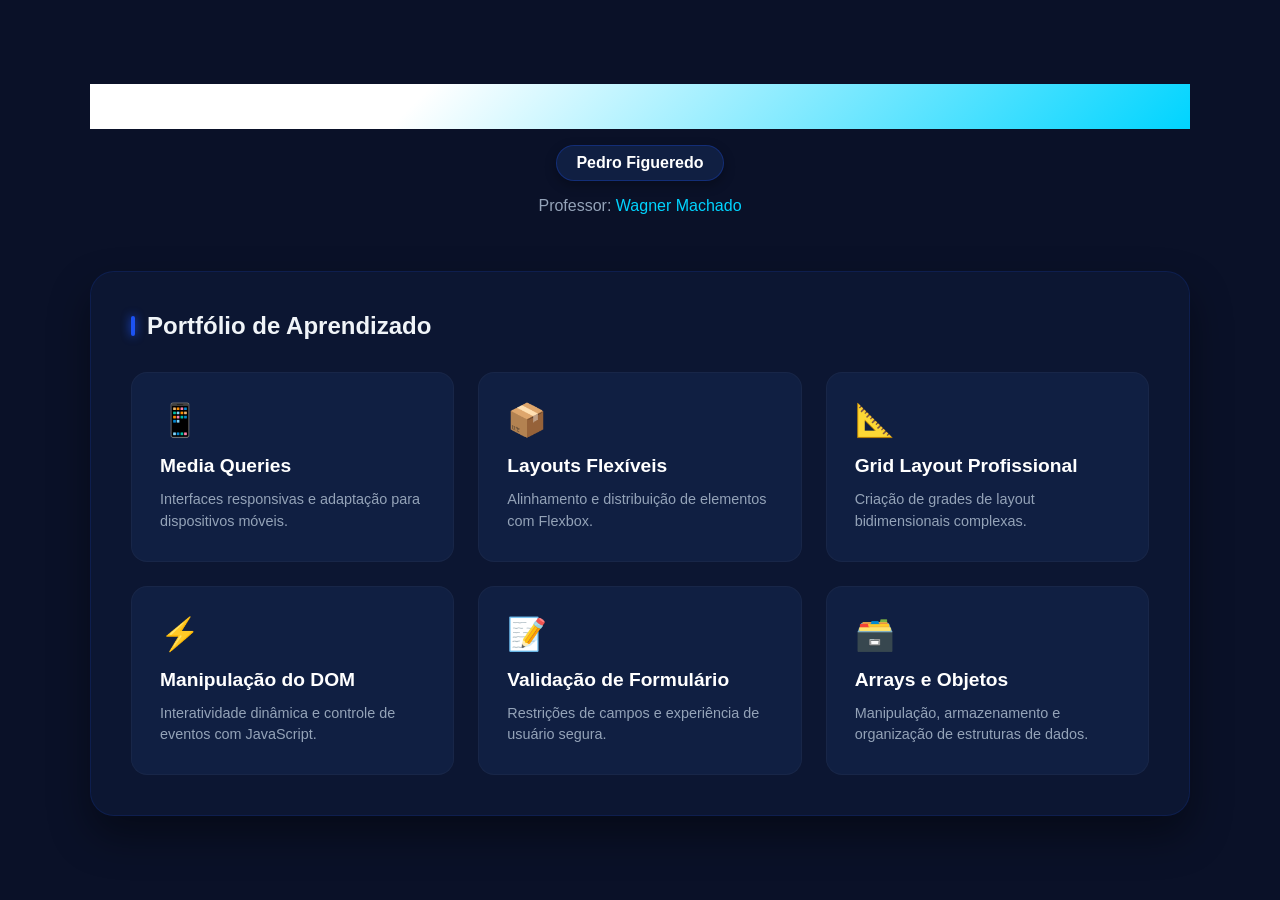
<file: portfólio/index.html>
<!DOCTYPE html>
<html lang="pt-BR">
<head>
    <meta charset="UTF-8">
    <meta name="viewport" content="width=device-width, initial-scale=1.0">
    <link rel="stylesheet" href="./style.css">
    <title>Desenvolvimento de Interfaces Web</title>
</head>
<body>

    <main class="main-container">
        <header class="portfolio-header">
            <h1>Desenvolvimento de Interfaces Web</h1>
            <div class="student-badge">
                <span class="student-name">Pedro Figueredo</span>
                
            </div>
            <p class="professor-info">Professor: <span>Wagner Machado</span></p>
        </header>

        <section class="grid-section">
            <h2 class="section-title">Portfólio de Aprendizado</h2>
            
            <nav class="interactive-grid">
                <a href="MediaQueries/index.html" class="nav-card">
                    <div class="card-icon">📱</div>
                    <h3>Media Queries</h3>
                    <p>Interfaces responsivas e adaptação para dispositivos móveis.</p>
                </a>

                <a href="LayoutsFlexiveis/index.html" class="nav-card">
                    <div class="card-icon">📦</div>
                    <h3>Layouts Flexíveis</h3>
                    <p>Alinhamento e distribuição de elementos com Flexbox.</p>
                </a>

                <a href="CSSGridLayout/index.html" class="nav-card">
                    <div class="card-icon">📐</div>
                    <h3>Grid Layout Profissional</h3>
                    <p>Criação de grades de layout bidimensionais complexas.</p>
                </a>

                <a href="ManipulacaoDOM/index.html" class="nav-card">
                    <div class="card-icon">⚡</div>
                    <h3>Manipulação do DOM</h3>
                    <p>Interatividade dinâmica e controle de eventos com JavaScript.</p>
                </a>

                <a href="Validação De Interfaces de Formulário/index.html" class="nav-card">
                    <div class="card-icon">📝</div>
                    <h3>Validação de Formulário</h3>
                    <p>Restrições de campos e experiência de usuário segura.</p>
                </a>

                <a href="Array e Objetos/index.html" class="nav-card">
                    <div class="card-icon">🗃️</div>
                    <h3>Arrays e Objetos</h3>
                    <p>Manipulação, armazenamento e organização de estruturas de dados.</p>
                </a>
            </nav>
        </section>
    </main>

</body>
</html>
</file>
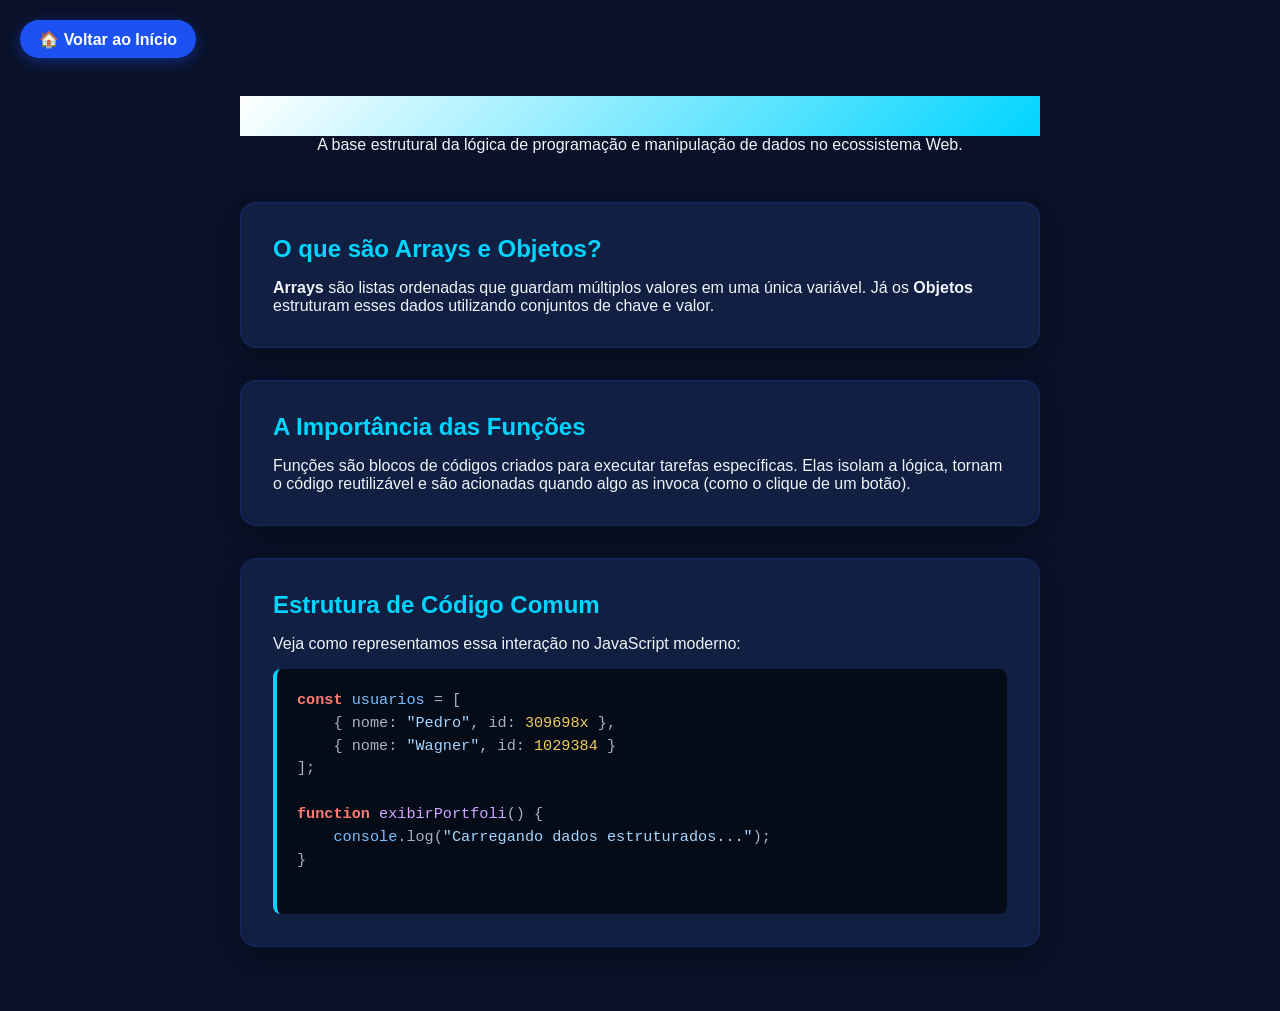
<file: portfólio/Array e Objetos /index.html>
<!DOCTYPE html>
<html lang="pt-BR">
<head>
    <meta charset="UTF-8">
    <meta name="viewport" content="width=device-width, initial-scale=1.0">
    <link rel="stylesheet" href="style.css">
    <title>Arrays e Funções em JavaScript</title>
</head>
<body>

    <a href="index.html" class="botao-home">🏠 Voltar ao Início</a>

    <main class="page-container">
        <header class="page-header">
            <h1>Arrays, Objetos e Funções</h1>
            <p>A base estrutural da lógica de programação e manipulação de dados no ecossistema Web.</p>
        </header>

        <section class="card-section">
            <h2>O que são Arrays e Objetos?</h2>
            <p><strong>Arrays</strong> são listas ordenadas que guardam múltiplos valores em uma única variável. Já os <strong>Objetos</strong> estruturam esses dados utilizando conjuntos de chave e valor.</p>
        </section>

        <section class="card-section">
            <h2>A Importância das Funções</h2>
            <p>Funções são blocos de códigos criados para executar tarefas específicas. Elas isolam a lógica, tornam o código reutilizável e são acionadas quando algo as invoca (como o clique de um botão).</p>
        </section>

        <section class="card-section console-box">
            <h2>Estrutura de Código Comum</h2>
            <p>Veja como representamos essa interação no JavaScript moderno:</p>
            <pre>
<span class="keyword">const</span> <span class="variable">usuarios</span> = [
    { nome: <span class="string">"Pedro"</span>, id: <span class="number">309698x</span> },
    { nome: <span class="string">"Wagner"</span>, id: <span class="number">1029384</span> }
];

<span class="keyword">function</span> <span class="function-name">exibirPortfoli</span>() {
    <span class="variable">console</span>.log(<span class="string">"Carregando dados estruturados..."</span>);
}
            </pre>
        </section>
    </main>

</body>
</html>
</file>
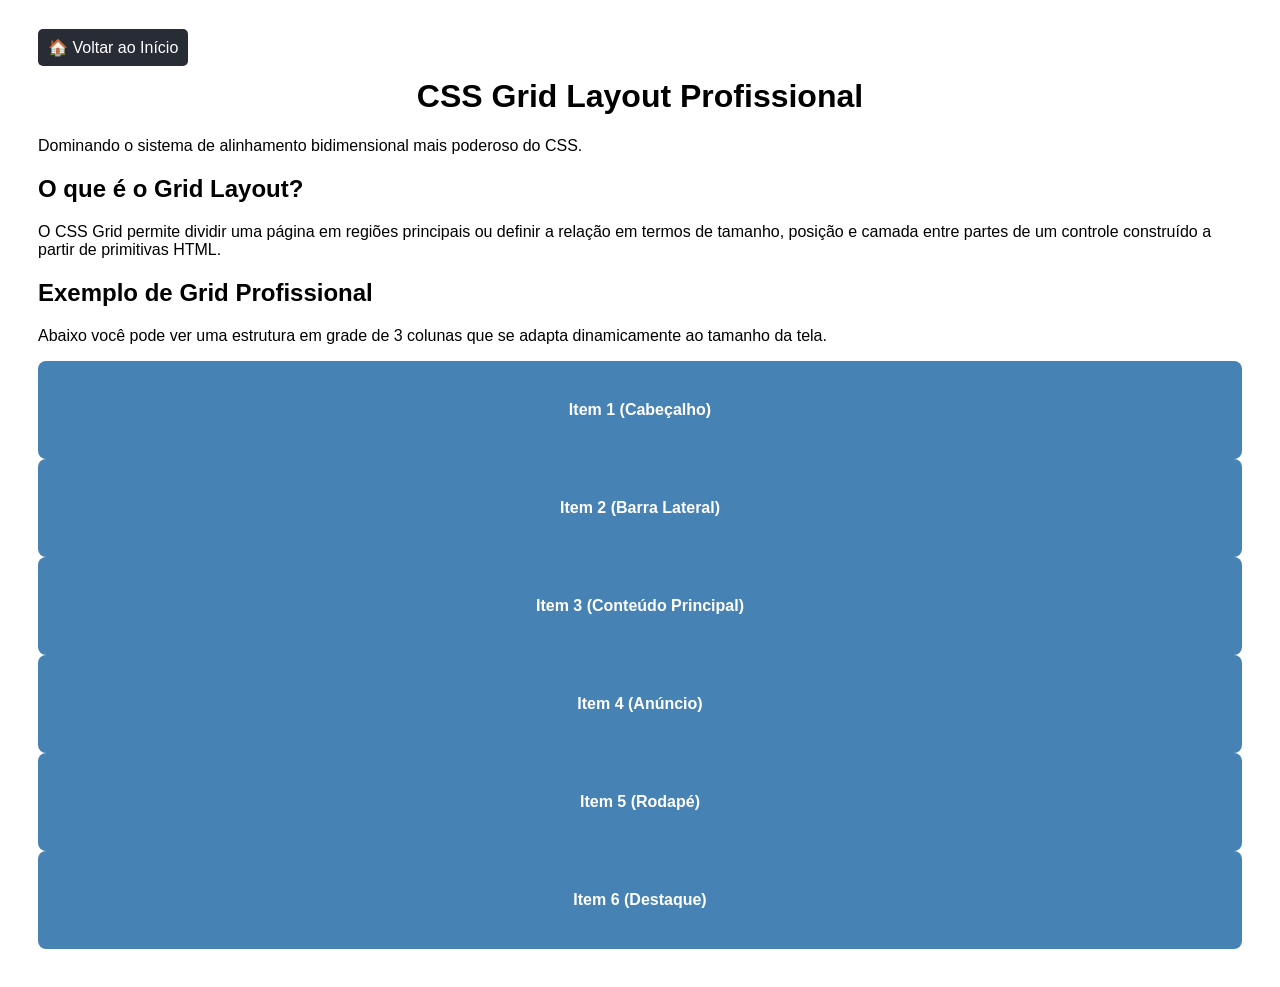
<file: portfólio/CSSGridLayout/index.html>
<!DOCTYPE html>
<html lang="pt-BR">
<head>
    <meta charset="UTF-8">
    <meta name="viewport" content="width=device-width, initial-scale=1.0">
    <link rel="stylesheet" href="gridLayout.css">
    <title>CSS Grid Layout Profissional</title>
</head>
<body>

    <a href="index.html" class="botao-home">🏠 Voltar ao Início</a>

    <main class="page-container">
        <header class="page-header">
            <h1>CSS Grid Layout Profissional</h1>
            <p>Dominando o sistema de alinhamento bidimensional mais poderoso do CSS.</p>
        </header>

        <section class="card-section">
            <h2>O que é o Grid Layout?</h2>
            <p>O CSS Grid permite dividir uma página em regiões principais ou definir a relação em termos de tamanho, posição e camada entre partes de um controle construído a partir de primitivas HTML.</p>
        </section>

        <section class="card-section">
            <h2>Exemplo de Grid Profissional</h2>
            <p>Abaixo você pode ver uma estrutura em grade de 3 colunas que se adapta dinamicamente ao tamanho da tela.</p>
            
            <div class="exemplo-grid">
                <div class="grid-item">Item 1 (Cabeçalho)</div>
                <div class="grid-item">Item 2 (Barra Lateral)</div>
                <div class="grid-item">Item 3 (Conteúdo Principal)</div>
                <div class="grid-item">Item 4 (Anúncio)</div>
                <div class="grid-item">Item 5 (Rodapé)</div>
                <div class="grid-item">Item 6 (Destaque)</div>
            </div>
        </section>
    </main>

</body>
</html>
</file>
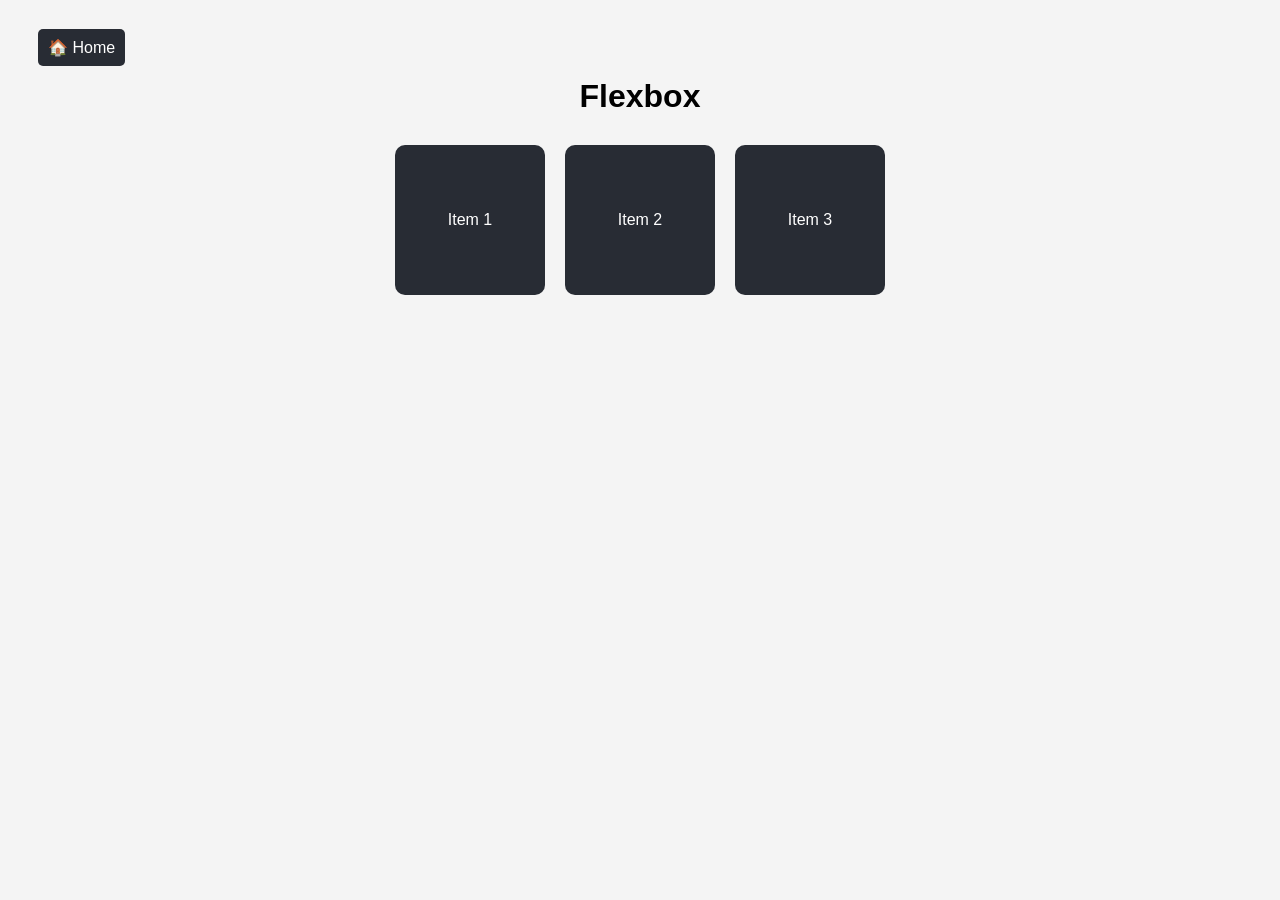
<file: portfólio/LayoutsFlexiveis/index.html>
<!DOCTYPE html>
<html lang="pt-BR">
<head>
    <meta charset="UTF-8">
    <meta name="viewport" content="width=device-width, initial-scale=1.0">
    <link rel="stylesheet" href="./flexbox.css">
    <title>Layouts Flexíveis</title>
</head>
<body>
    <a href="../index.html" class="botao-home">🏠 Home</a>
    <h1>Flexbox</h1>
    <div class="container-flex">
        <div class="caixa-item">Item 1</div>
        <div class="caixa-item">Item 2</div>
        <div class="caixa-item">Item 3</div>
    </div>
</body>
</html>
</file>
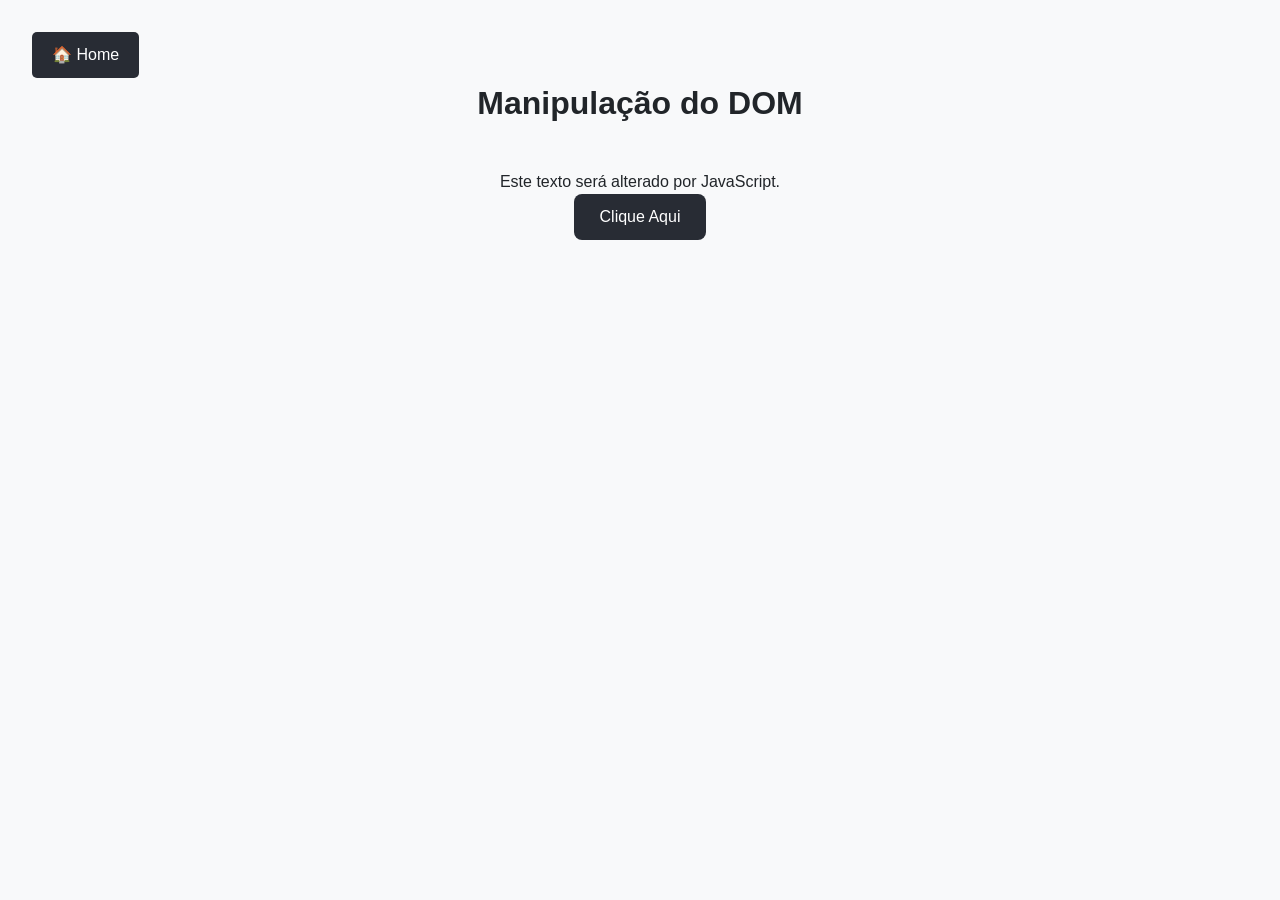
<file: portfólio/ManipulacaoDOM/index.html>
<!DOCTYPE html>
<html lang="pt-BR">
<head>
    <meta charset="UTF-8">
    <meta name="viewport" content="width=device-width, initial-scale=1.0">
    <link rel="stylesheet" href="dom.css">
    <title>Manipulação do DOM</title>
</head>
<body>
    <a href="index.html" class="botao-home">🏠 Home</a>
    <h1>Manipulação do DOM</h1>
    <div class="exemplo-dom">
        <p id="mensagem">Este texto será alterado por JavaScript.</p>
        <button onclick="alterarTexto()">Clique Aqui</button>
    </div>

    <script src="script.js"></script>
</body>
</html>
</file>
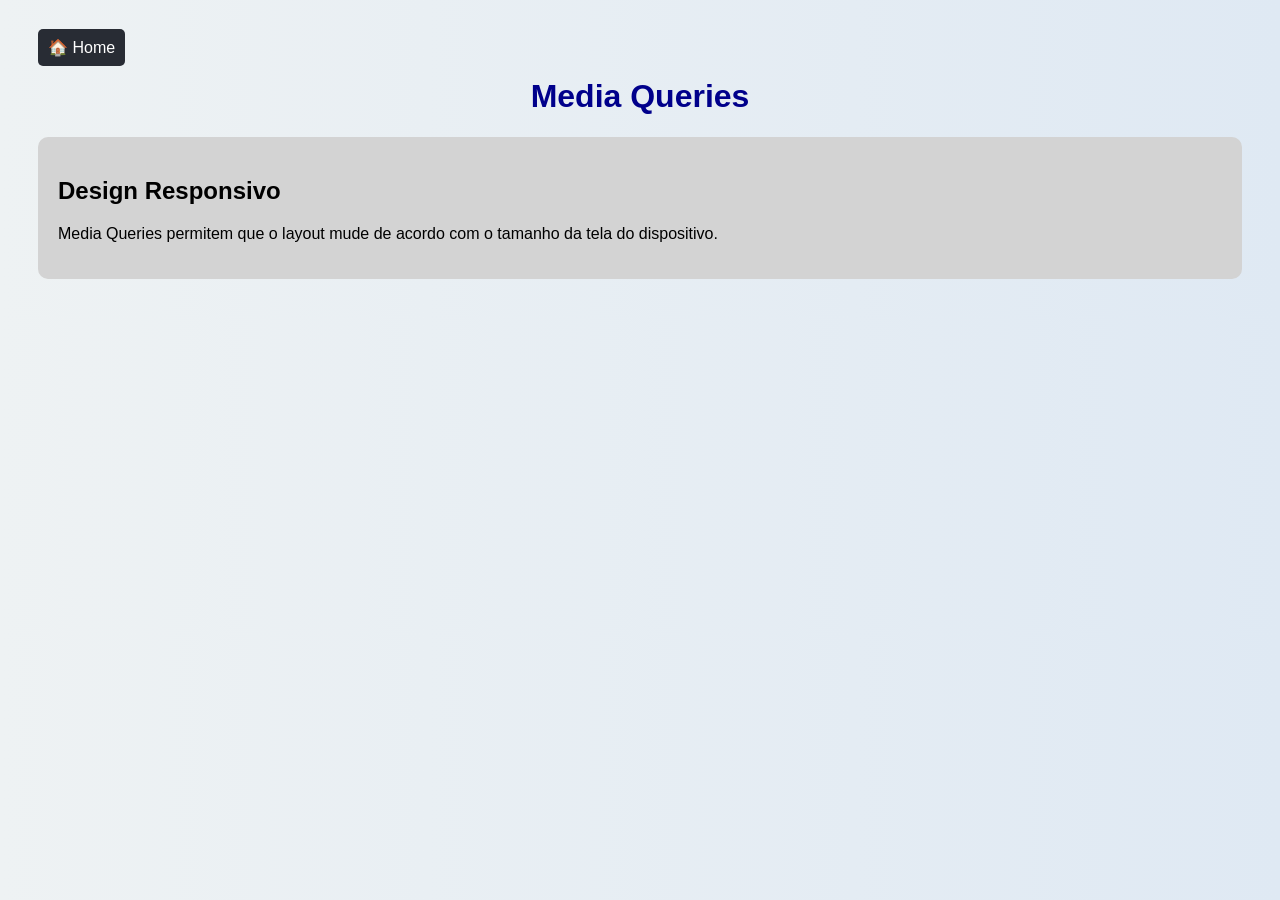
<file: portfólio/MediaQueries/index.html>
<!DOCTYPE html>
<html lang="pt-BR">
<head>
    <meta charset="UTF-8">
    <meta name="viewport" content="width=device-width, initial-scale=1.0">
    <link rel="stylesheet" href="mediaQueries.css">
    <title>Media Queries</title>
</head>
<body>
    <a href="index.html" class="botao-home">🏠 Home</a>
    <h1>Media Queries</h1>
    <section class="caixa">
        <h2>Design Responsivo</h2>
        <p>Media Queries permitem que o layout mude de acordo com o tamanho da tela do dispositivo.</p>
    </section>
</body>
</html>
</file>
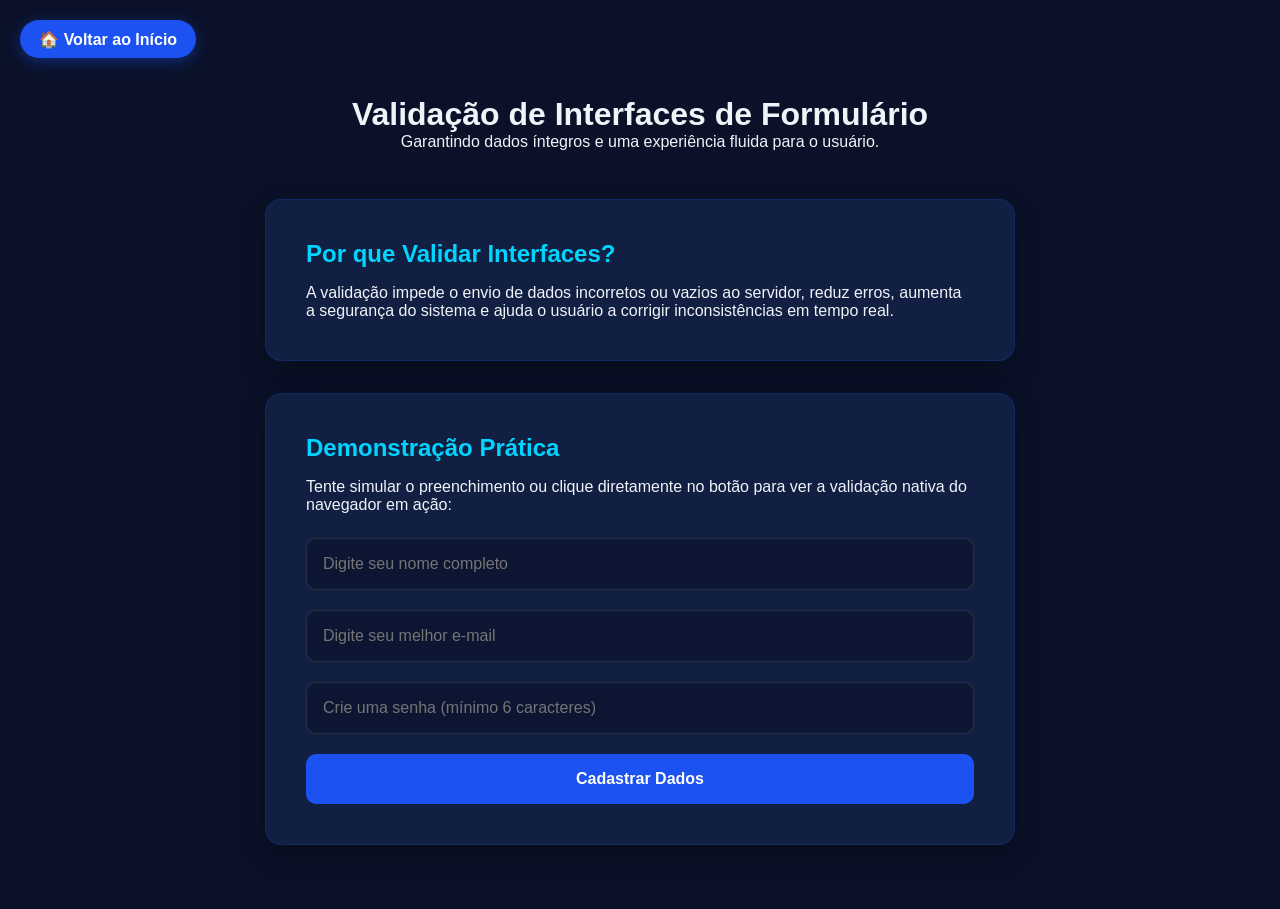
<file: portfólio/Validação De Interfaces de Formulário /index.html>
<!DOCTYPE html>
<html lang="pt-BR">
<head>
    <meta charset="UTF-8">
    <meta name="viewport" content="width=device-width, initial-scale=1.0">
    <link rel="stylesheet" href="styel.css">
    <title>Validação de Interfaces</title>
</head>
<body>

    <a href="index.html" class="botao-home">🏠 Voltar ao Início</a>

    <main class="page-container">
        <header class="page-header">
            <h1>Validação de Interfaces de Formulário</h1>
            <p>Garantindo dados íntegros e uma experiência fluida para o usuário.</p>
        </header>

        <section class="card-section">
            <h2>Por que Validar Interfaces?</h2>
            <p>A validação impede o envio de dados incorretos ou vazios ao servidor, reduz erros, aumenta a segurança do sistema e ajuda o usuário a corrigir inconsistências em tempo real.</p>
        </section>

        <section class="card-section">
            <h2>Demonstração Prática</h2>
            <p>Tente simular o preenchimento ou clique diretamente no botão para ver a validação nativa do navegador em ação:</p>
            
            <form class="formulario-interativo">
                <div class="campo-grupo">
                    <input type="text" placeholder="Digite seu nome completo" required>
                </div>
                <div class="campo-grupo">
                    <input type="email" placeholder="Digite seu melhor e-mail" required>
                </div>
                <div class="campo-grupo">
                    <input type="password" placeholder="Crie uma senha (mínimo 6 caracteres)" minlength="6" required>
                </div>
                <button type="submit" class="btn-enviar">Cadastrar Dados</button>
            </form>
        </section>
    </main>

</body>
</html>
</file>
<file: portfólio/style.css>
:root {
    --bg-dark-deep: #0a1128;       
    --bg-dark-card: #101f42;       
    --blue-royal: #1c52f2;         
    --blue-glow: #00d4ff;          
    --text-main: #f0f4f8;          
    --text-muted: #94a3b8;         
    --transition: cubic-bezier(0.4, 0, 0.2, 1);
}

* {
    margin: 0;
    padding: 0;
    box-sizing: border-box;
}

body {
    background-color: var(--bg-dark-deep);
    color: var(--text-main);
    font-family: 'Segoe UI', Roboto, Helvetica, Arial, sans-serif;
    min-height: 100vh;
    padding: 2rem 1rem;
    display: flex;
    justify-content: center;
    align-items: center;
}


.main-container {
    width: 100%;
    max-width: 1100px;
    margin: 0 auto;
}


.portfolio-header {
    text-align: center;
    margin-bottom: 3.5rem;
}

.portfolio-header h1 {
    font-size: 2.5rem;
    font-weight: 800;
    background: linear-gradient(135deg, #ffffff 30%, var(--blue-glow));
    -webkit-text-fill-color: transparent;
    margin-bottom: 1rem;
    letter-spacing: -0.5px;
}

.student-badge {
    display: inline-flex;
    align-items: center;
    gap: 0.75rem;
    background-color: var(--bg-dark-card);
    padding: 0.5rem 1.2rem;
    border-radius: 50px;
    border: 1px solid rgba(28, 82, 242, 0.3);
    box-shadow: 0 4px 12px rgba(0, 0, 0, 0.3);
    margin-bottom: 1rem;
}

.student-name {
    font-weight: 600;
    color: #ffffff;
}

.student-id {
    font-size: 0.85rem;
    background-color: var(--blue-royal);
    color: white;
    padding: 0.15rem 0.6rem;
    border-radius: 20px;
    font-family: monospace;
}

.professor-info {
    color: var(--text-muted);
    font-size: 1rem;
}

.professor-info span {
    color: var(--blue-glow);
    font-weight: 500;
}


.grid-section {
    background-color: rgba(16, 31, 66, 0.4);
    border-radius: 24px;
    padding: 2.5rem;
    border: 1px solid rgba(28, 82, 242, 0.15);
    box-shadow: 0 20px 40px rgba(0, 0, 0, 0.4);
}

.section-title {
    font-size: 1.5rem;
    font-weight: 700;
    margin-bottom: 2rem;
    position: relative;
    padding-left: 1rem;
}

.section-title::before {
    content: '';
    position: absolute;
    left: 0;
    top: 15%;
    height: 70%;
    width: 4px;
    background-color: var(--blue-royal);
    border-radius: 2px;
    box-shadow: 0 0 10px var(--blue-royal);
}


.interactive-grid {
    display: grid;
    grid-template-columns: repeat(auto-fill, minmax(280px, 1fr));
    gap: 1.5rem;
}


.nav-card {
    background-color: var(--bg-dark-card);
    text-decoration: none;
    color: var(--text-main);
    padding: 1.75rem;
    border-radius: 16px;
    border: 1px solid rgba(255, 255, 255, 0.03);
    display: flex;
    flex-direction: column;
    gap: 0.75rem;
    transition: transform 0.3s var(--transition), 
                border-color 0.3s var(--transition), 
                box-shadow 0.3s var(--transition);
    cursor: pointer;
}

.card-icon {
    font-size: 2rem;
    margin-bottom: 0.25rem;
    transition: transform 0.3s var(--transition);
}

.nav-card h3 {
    font-size: 1.2rem;
    font-weight: 600;
    color: #ffffff;
    transition: color 0.3s var(--transition);
}

.nav-card p {
    font-size: 0.9rem;
    color: var(--text-muted);
    line-height: 1.5;
}


.nav-card:hover {
    transform: translateY(-5px);
    border-color: var(--blue-royal);
    box-shadow: 0 10px 25px rgba(28, 82, 242, 0.25),
                0 0 1px var(--blue-glow);
}

.nav-card:hover h3 {
    color: var(--blue-glow);
}

.nav-card:hover .card-icon {
    transform: scale(1.15) rotate(5deg);
}


@media (max-width: 640px) {
    body {
        padding: 1rem 0.5rem;
    }
    
    .portfolio-header h1 {
        font-size: 1.8rem;
    }
    
    .grid-section {
        padding: 1.5rem;
        border-radius: 16px;
    }
    
    .interactive-grid {
        grid-template-columns: 1fr; 
        gap: 1rem;
    }
}
</file>
<file: portfólio/Array e Objetos /style.css>
:root {
    --bg-dark-deep: #0a1128;
    --bg-dark-card: #101f42;
    --blue-royal: #1c52f2;
    --blue-glow: #00d4ff;
    --text-main: #f0f4f8;
    --code-bg: #060b18;
}

* {
    margin: 0;
    padding: 0;
    box-sizing: border-box;
}

body {
    background-color: var(--bg-dark-deep);
    color: var(--text-main);
    font-family: 'Segoe UI', Roboto, sans-serif;
    padding: 6rem 1rem 2rem;
}

.page-container {
    max-width: 800px;
    margin: 0 auto;
}

.page-header {
    text-align: center;
    margin-bottom: 3rem;
}

.page-header h1 {
    font-size: 2.2rem;
    background: linear-gradient(135deg, #ffffff, var(--blue-glow));
    
    -webkit-text-fill-color: transparent;
}

.card-section {
    background-color: var(--bg-dark-card);
    border: 1px solid rgba(28, 82, 242, 0.2);
    border-radius: 16px;
    padding: 2rem;
    margin-bottom: 2rem;
    box-shadow: 0 10px 30px rgba(0,0,0,0.3);
}

.card-section h2 {
    color: var(--blue-glow);
    margin-bottom: 1rem;
}

/* Bloco de Código Estilizado (Tema Dark Dev) */
pre {
    background-color: var(--code-bg);
    border-left: 4px solid var(--blue-glow);
    padding: 1.25rem;
    border-radius: 8px;
    font-family: 'Courier New', Courier, monospace;
    font-size: 0.95rem;
    line-height: 1.5;
    overflow-x: auto;
    color: #a9b2c3;
    margin-top: 1rem;
}

/* Cores de Realce de Sintaxe */
.keyword { color: #ff7b72; font-weight: bold; }
.variable { color: #79c0ff; }
.string { color: #a5d6ff; }
.number { color: #f2cc60; }
.function-name { color: #d2a8ff; }

.botao-home {
    position: fixed;
    top: 20px;
    left: 20px;
    background-color: var(--blue-royal);
    color: white;
    padding: 0.6rem 1.2rem;
    border-radius: 50px;
    text-decoration: none;
    font-weight: 600;
    box-shadow: 0 4px 15px rgba(28, 82, 242, 0.4);
    transition: all 0.3s;
    z-index: 1000;
}

.botao-home:hover {
    background-color: #1643c7;
    transform: translateY(-2px);
}
</file>
<file: portfólio/CSSGridLayout/gridLayout.css>
body { font-family: Arial, sans-serif; padding: 30px; }
h1 { text-align: center; }

.grid-container {
    display: grid;
    grid-template-columns: repeat(3, 1fr);
    gap: 15px;
    margin-top: 20px;
}

.grid-item {
    background-color: steelblue;
    color: white;
    padding: 40px;
    text-align: center;
    font-weight: bold;
    border-radius: 8px;
}

.botao-home {
    background-color: #282c34;
    color: white;
    padding: 10px;
    text-decoration: none;
    border-radius: 5px;
}

@media (max-width: 600px) {
    .grid-container { grid-template-columns: 1fr; }
}
</file>
<file: portfólio/LayoutsFlexiveis/flexbox.css>
body { font-family: Arial, sans-serif; padding: 30px; background-color: #f4f4f4;}
h1 { text-align: center; }

.container-flex {
    display: flex;
    justify-content: center;
    gap: 20px;
    flex-wrap: wrap;
    margin-top: 30px;
}

.caixa-item {
    background-color: #282c34;
    color: white;
    width: 150px;
    height: 150px;
    display: flex;
    align-items: center;
    justify-content: center;
    border-radius: 10px;
}

.botao-home {
    background-color: #282c34;
    color: white;
    padding: 10px;
    text-decoration: none;
    border-radius: 5px;
}
</file>
<file: portfólio/ManipulacaoDOM/dom.css>
:root {
    --bg-primary: #f8f9fa;
    --bg-button: #282c34;
    --bg-button-hover: #3f4451;
    --text-color: #212529;
    --text-light: #ffffff;
    --font-main: 'Segoe UI', Roboto, Helvetica, Arial, sans-serif;
    --transition-fast: all 0.2s ease-in-out;
    --radius-md: 8px;
    --radius-sm: 5px;
}

* {
    box-sizing: border-box;
    margin: 0;
    padding: 0;
}

body {
    font-family: var(--font-main);
    background-color: var(--bg-primary);
    color: var(--text-color);
    line-height: 1.6;
    padding: 2rem; 
}


h1 {
    text-align: center;
    margin-bottom: 2rem;
    font-weight: 700;
}


.exemplo-dom {
    text-align: center;
    margin-top: 2.5rem;
}


.exemplo-dom button {
    background-color: var(--bg-button);
    color: var(--text-light);
    padding: 12px 24px;
    font-size: 1rem;
    border: 2px solid transparent; 
    border-radius: var(--radius-md);
    cursor: pointer;
    transition: var(--transition-fast);
}

.exemplo-dom button:hover {
    background-color: var(--bg-button-hover);
    transform: translateY(-1px);
}

.exemplo-dom button:active {
    transform: translateY(1px);
}


.botao-home {
    display: inline-block; 
    background-color: var(--bg-button);
    color: var(--text-light);
    padding: 10px 20px;
    text-decoration: none;
    border-radius: var(--radius-sm);
    transition: var(--transition-fast);
}

.botao-home:hover {
    background-color: var(--bg-button-hover);
    text-decoration: none;
}

/* F
</file>
<file: portfólio/MediaQueries/mediaQueries.css>
body {
    font-family: Arial, sans-serif;
    background: linear-gradient(to right, #eef2f3, #dfe9f3);
    padding: 30px;
}

h1 { text-align: center; color: darkblue; }

.caixa {
    background-color: lightgray;
    padding: 20px;
    border-radius: 10px;
    transition: 0.5s;
}

.botao-home {
    background-color: #282c34;
    color: white;
    padding: 10px;
    text-decoration: none;
    border-radius: 5px;
}

@media (max-width: 800px) {
    body { background: #1f1f1f; color: white; }
    h1 { color: #61dafb; }
    .caixa { background-color: #444; }
}
</file>
<file: portfólio/Validação De Interfaces de Formulário /styel.css>
:root {
    --bg-dark-deep: #0a1128;
    --bg-dark-card: #101f42;
    --blue-royal: #1c52f2;
    --blue-glow: #00d4ff;
    --text-main: #f0f4f8;
}

* {
    margin: 0;
    padding: 0;
    box-sizing: border-box;
}

body {
    background-color: var(--bg-dark-deep);
    color: var(--text-main);
    font-family: 'Segoe UI', Roboto, sans-serif;
    padding: 6rem 1rem 2rem;
}

.page-container {
    max-width: 750px;
    margin: 0 auto;
}

.page-header {
    text-align: center;
    margin-bottom: 3rem;
}



.card-section {
    background-color: var(--bg-dark-card);
    border: 1px solid rgba(28, 82, 242, 0.2);
    border-radius: 16px;
    padding: 2.5rem;
    margin-bottom: 2rem;
    box-shadow: 0 10px 30px rgba(0,0,0,0.3);
}

.card-section h2 {
    color: var(--blue-glow);
    margin-bottom: 1rem;
}

/* Estilização do Formulário Realçado */
.formulario-interativo {
    display: flex;
    flex-direction: column;
    gap: 1.25rem;
    margin-top: 1.5rem;
}

.campo-grupo input {
    width: 100%;
    padding: 1rem;
    background-color: rgba(10, 17, 40, 0.6);
    border: 1px solid rgba(255, 255, 255, 0.1);
    border-radius: 10px;
    color: white;
    font-size: 1rem;
    transition: border-color 0.3s, box-shadow 0.3s;
}

.campo-grupo input:focus {
    outline: none;
    border-color: var(--blue-glow);
    box-shadow: 0 0 10px rgba(0, 212, 255, 0.25);
}

.btn-enviar {
    background: var(--blue-royal);
    color: white;
    border: none;
    padding: 1rem;
    border-radius: 10px;
    font-weight: 700;
    font-size: 1rem;
    cursor: pointer;
    transition: background 0.3s, transform 0.2s;
}

.btn-enviar:hover {
    background: #2762ff;
    transform: translateY(-2px);
    box-shadow: 0 5px 15px rgba(28, 82, 242, 0.4);
}

.botao-home {
    position: fixed;
    top: 20px;
    left: 20px;
    background-color: var(--blue-royal);
    color: white;
    padding: 0.6rem 1.2rem;
    border-radius: 50px;
    text-decoration: none;
    font-weight: 600;
    box-shadow: 0 4px 15px rgba(28, 82, 242, 0.4);
    transition: all 0.3s;
    z-index: 1000;
}

.botao-home:hover {
    background-color: #1643c7;
    transform: translateY(-2px);
}
</file>
